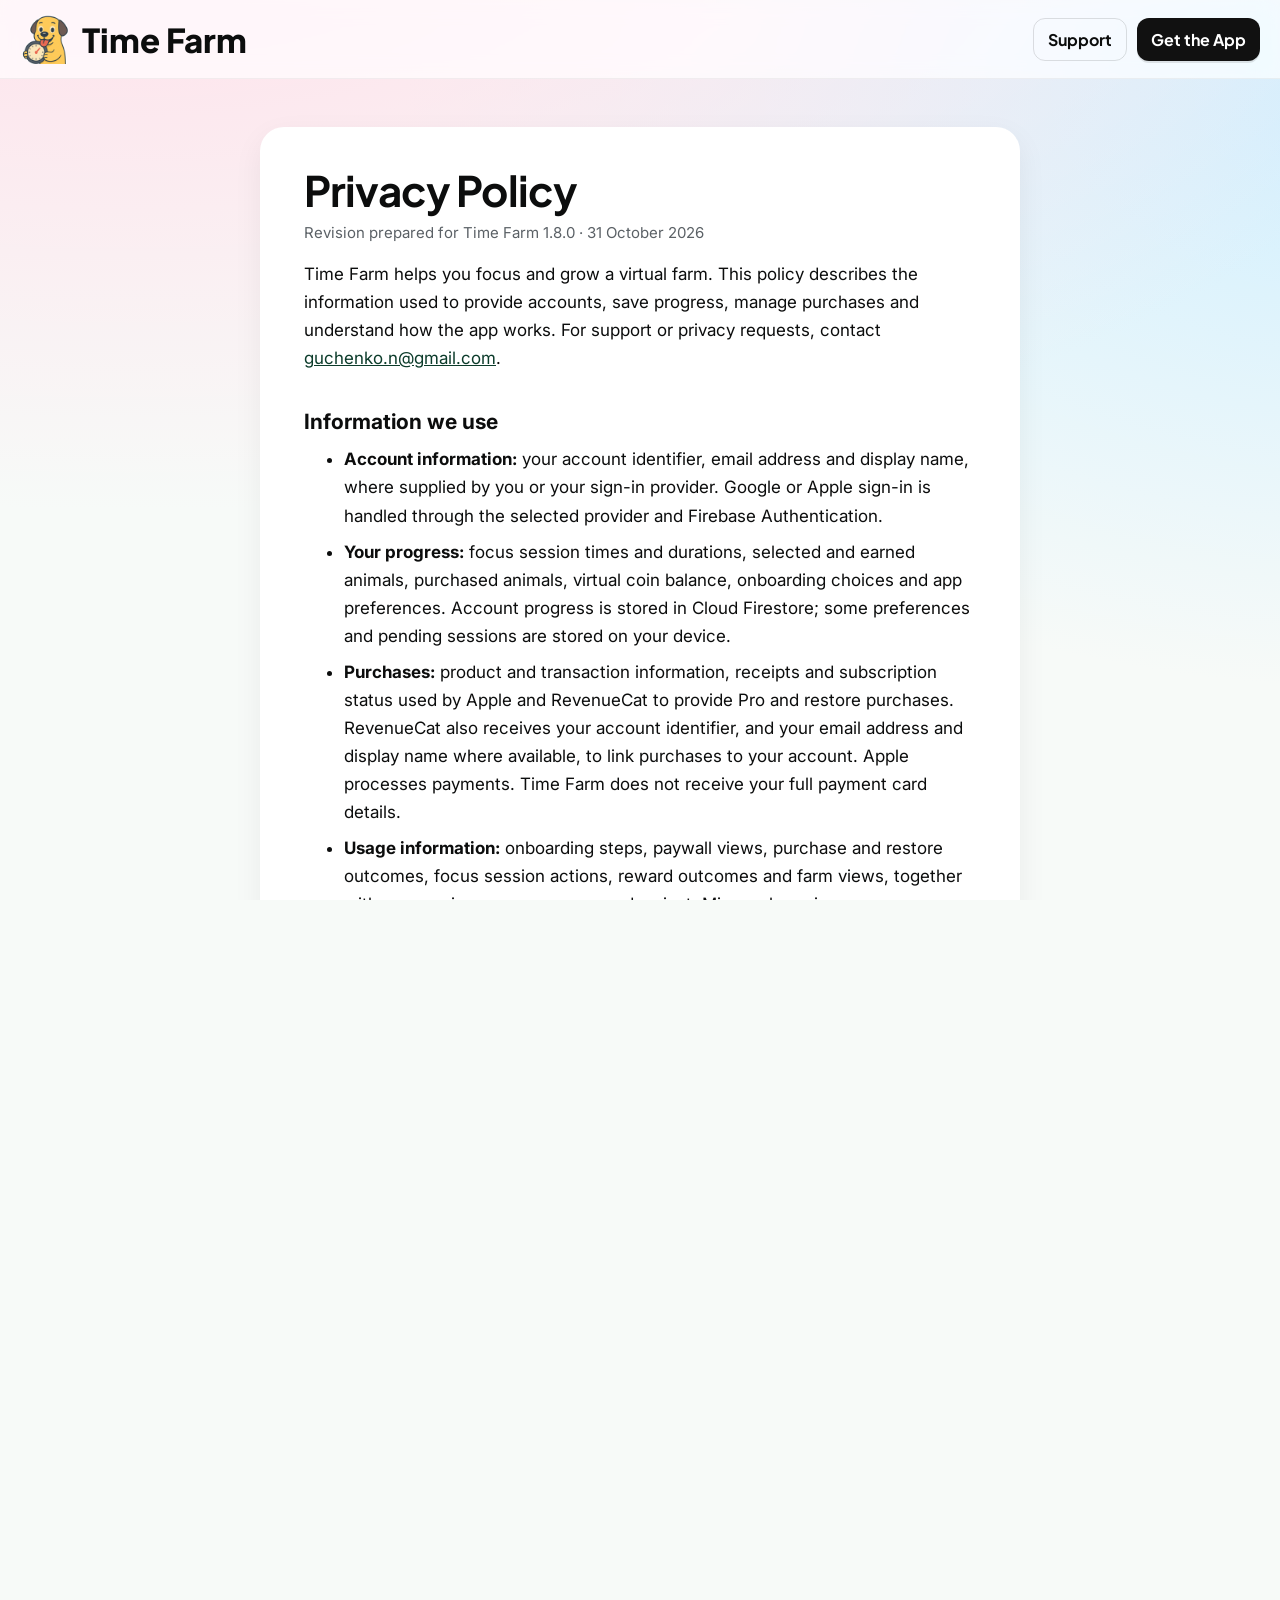
<file: privacy/index.html>
<!doctype html>
<html lang="en">
  <head>
    <meta charset="utf-8" />
    <meta name="viewport" content="width=device-width, initial-scale=1" />
    <title>Privacy Policy — Time Farm</title>
    <meta name="description" content="How Time Farm uses account, progress, purchase and usage information." />
    <meta name="theme-color" content="#2bd88f" />
    <meta name="color-scheme" content="light" />
    <link rel="canonical" href="https://timefarm.productive-lab.com/privacy/" />
    <link rel="icon" href="../assets/favicon.svg" />
    <link rel="apple-touch-icon" href="../assets/logo/logo_5_5.jpeg" />
    <link rel="preconnect" href="https://fonts.googleapis.com">
    <link rel="preconnect" href="https://fonts.gstatic.com" crossorigin>
    <link href="https://fonts.googleapis.com/css2?family=Plus+Jakarta+Sans:wght@400;600;700;800&family=Inter:wght@400;600;700;800&display=swap" rel="stylesheet">
    <link rel="stylesheet" href="../styles.css" />
  </head>
  <body>
    <header class="site-header">
      <nav class="nav">
        <a class="brand" href="../" aria-label="Time Farm home">
          <img src="../assets/logo/logo_5_dark_transparant.png" alt="Time Farm logo" height="40" style="display:inline-block"/>
          <span>Time Farm</span>
        </a>
        <div class="nav-cta">
          <a class="btn btn--ghost" href="https://support.productive-lab.com/?app=time-farm" target="_blank" rel="noopener">Support</a>
          <a class="btn btn--dark" href="https://apps.apple.com/app/id6738962950">Get the App</a>
        </div>
      </nav>
    </header>

    <main class="legal">
      <article class="container legal__body">
        <h1>Privacy Policy</h1>
        <p class="legal__meta">Revision prepared for Time Farm 1.8.0 · 31 October 2026</p>
        <p>Time Farm helps you focus and grow a virtual farm. This policy describes the information used to provide accounts, save progress, manage purchases and understand how the app works. For support or privacy requests, contact <a href="mailto:guchenko.n@gmail.com">guchenko.n@gmail.com</a>.</p>
        <h2>Information we use</h2>
        <ul><li><strong>Account information:</strong> your account identifier, email address and display name, where supplied by you or your sign-in provider. Google or Apple sign-in is handled through the selected provider and Firebase Authentication.</li>
        <li><strong>Your progress:</strong> focus session times and durations, selected and earned animals, purchased animals, virtual coin balance, onboarding choices and app preferences. Account progress is stored in Cloud Firestore; some preferences and pending sessions are stored on your device.</li>
        <li><strong>Purchases:</strong> product and transaction information, receipts and subscription status used by Apple and RevenueCat to provide Pro and restore purchases. RevenueCat also receives your account identifier, and your email address and display name where available, to link purchases to your account. Apple processes payments. Time Farm does not receive your full payment card details.</li>
        <li><strong>Usage information:</strong> onboarding steps, paywall views, purchase and restore outcomes, focus session actions, reward outcomes and farm views, together with app version, screen source and variant. Mixpanel receives an app user identifier after sign-in and SDK information such as device, operating system and event time. We do not send email addresses or names to Mixpanel, enable session replay, or enable its automatic event collection.</li>
        <li><strong>Firebase Analytics information:</strong> app interactions, an app instance identifier, device and operating system information and approximate geographic information derived by the service. Time Farm does not request GPS location access. IP-based geolocation is disabled in the Mixpanel integration.</li>
        <li><strong>Support correspondence:</strong> the issue category, message and optional reply email you choose to submit through the support form, or information you send by email. The form is processed by Google Apps Script and delivered to our support mailbox. Please avoid sending passwords, payment card details or information unrelated to your request.</li></ul>
        <h2>Why we use this information</h2>
        <p>We use account and progress information to operate the app and synchronize your farm; purchase information to grant and restore paid access; and usage information to find problems and improve onboarding, focus sessions and purchases. Local notifications are optional and use the operating system permission. Live Activities display your current timer on supported devices.</p>
        <h2>Service providers</h2>
        <p>Time Farm uses Google Firebase for authentication, cloud storage and analytics, RevenueCat for subscription management, and Mixpanel for product analytics. These providers process information for those services under their own terms and privacy documentation. The Time Farm Mixpanel project is configured for EU data residency. Other providers may process information in other countries. We do not use the app's analytics integration for cross-app advertising tracking or sell your personal information.</p>
        <p>Provider information: <a href="https://firebase.google.com/support/privacy">Firebase</a>, <a href="https://www.revenuecat.com/privacy">RevenueCat</a>, <a href="https://mixpanel.com/legal/privacy-policy/">Mixpanel</a> and <a href="https://www.apple.com/legal/privacy/">Apple</a>.</p>
        <h2>Retention and deletion</h2>
        <p>Account progress is retained to provide your account until you delete it or request deletion. You can request account deletion in the app's account settings. Recent sign-in and a network connection are required. The app removes its known progress collections, authentication account and associated local account state. If deletion is interrupted, the app provides a recovery screen so you can retry.</p>
        <p>Deleting your Time Farm account does not cancel an Apple subscription. Manage or cancel subscriptions in your Apple account settings. Purchase records, analytics records, provider backups or records required for accounting, security or legal obligations can have separate retention periods. To request access, correction or deletion of personal information held through these services, email us. We may need to verify that the request belongs to you and coordinate with the relevant service provider.</p>
        <h2>Your choices</h2>
        <p>You can turn off reminders in the app and manage notification permission in system settings. You can manage sign-in access with Apple or Google and subscriptions with Apple. Contact us about access, correction, deletion or objections to analytics processing. Rights available to you depend on your location.</p>
        <h2>Changes</h2>
        <p>We may update this policy when the app or its services change. The revision date above identifies this version. For questions about a change, contact <a href="mailto:guchenko.n@gmail.com">guchenko.n@gmail.com</a>.</p>
      </article>
    </main>

    <footer class="site-footer">
      <div class="container footer__grid">
        <div>
          <strong>Time Farm</strong>
          <div class="subtle">© Mykyta Huchenko</div>
        </div>
        <div class="footer__links">
          <a href="../">Home</a>
          <a href="https://support.productive-lab.com/?app=time-farm" target="_blank" rel="noopener">Support</a>
          <a href="../privacy/">Privacy</a>
          <a href="../terms/">Terms</a>
        </div>
      </div>
    </footer>
  </body>
</html>
</file>
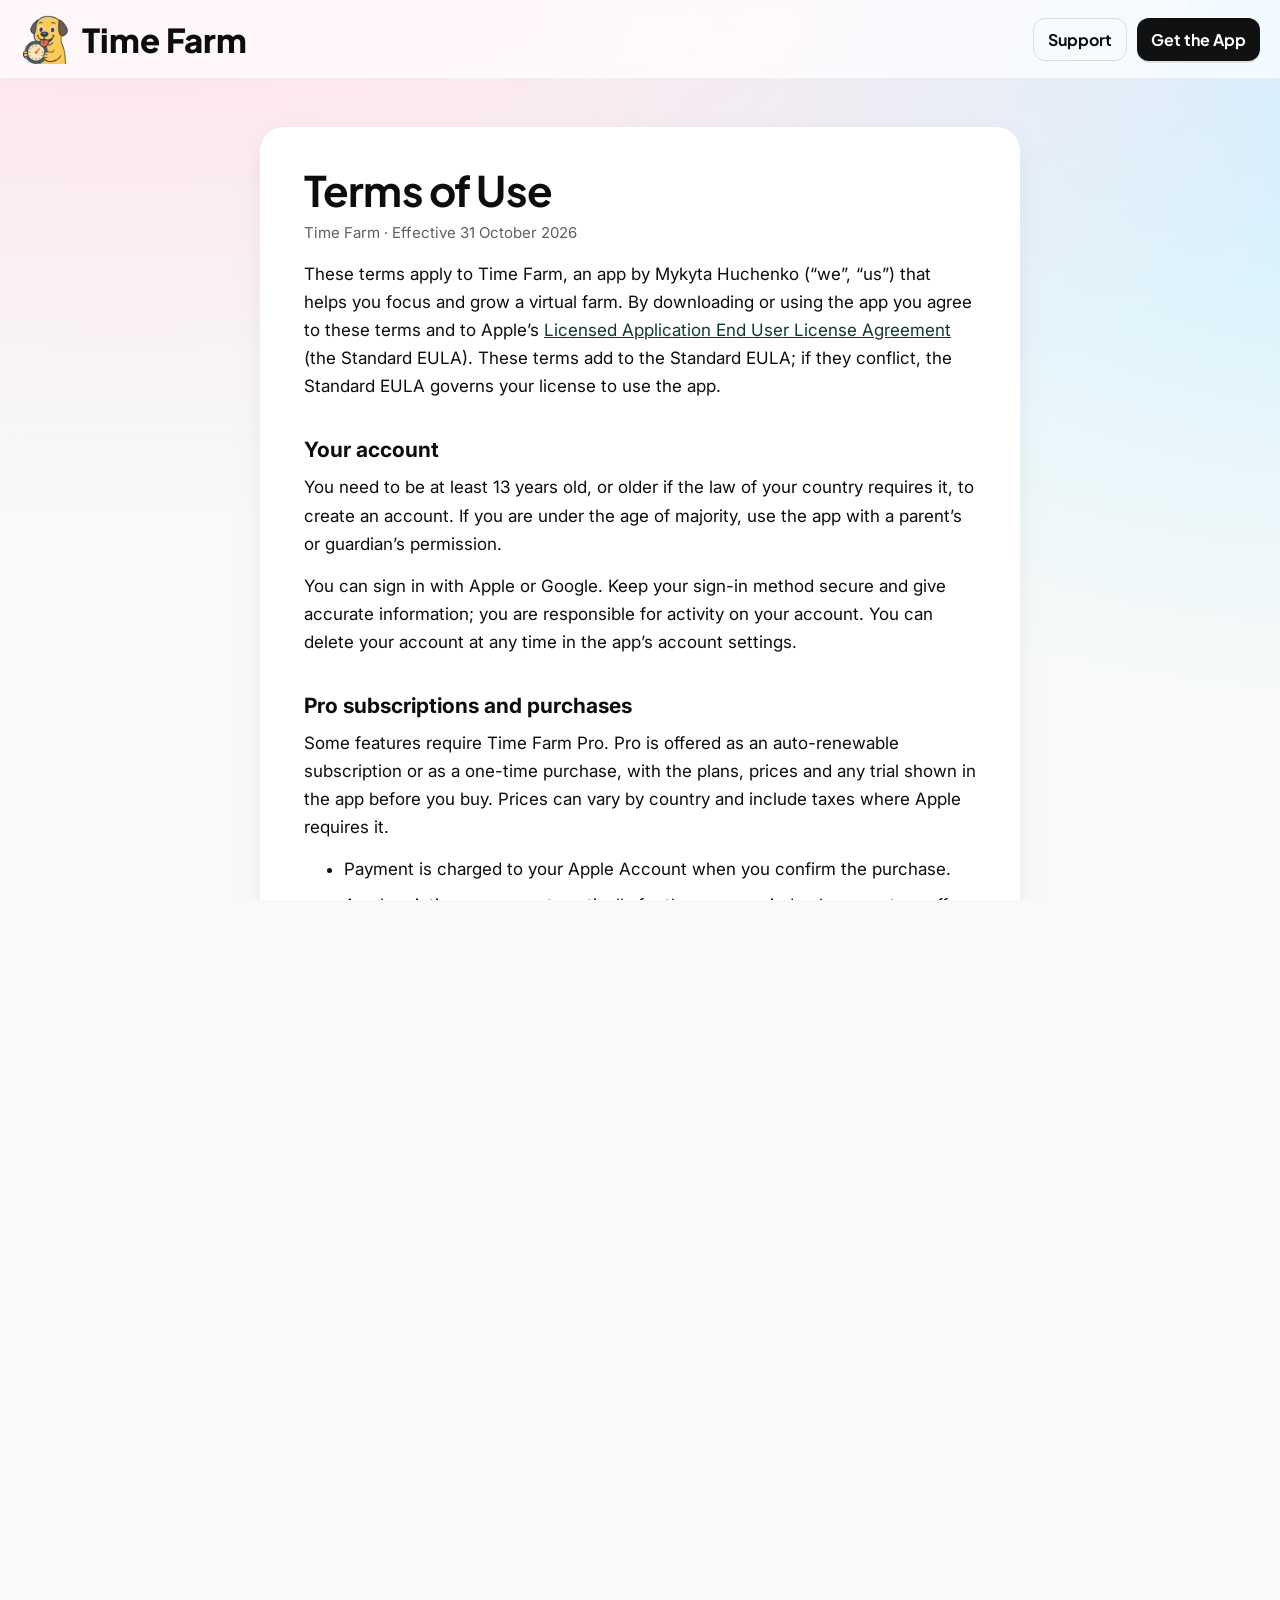
<file: terms/index.html>
<!doctype html>
<html lang="en">
  <head>
    <meta charset="utf-8" />
    <meta name="viewport" content="width=device-width, initial-scale=1" />
    <title>Terms of Use — Time Farm</title>
    <meta name="description" content="Terms of use for Time Farm, including Pro subscriptions." />
    <meta name="theme-color" content="#2bd88f" />
    <meta name="color-scheme" content="light" />
    <link rel="canonical" href="https://timefarm.productive-lab.com/terms/" />
    <link rel="icon" href="../assets/favicon.svg" />
    <link rel="apple-touch-icon" href="../assets/logo/logo_5_5.jpeg" />
    <link rel="preconnect" href="https://fonts.googleapis.com">
    <link rel="preconnect" href="https://fonts.gstatic.com" crossorigin>
    <link href="https://fonts.googleapis.com/css2?family=Plus+Jakarta+Sans:wght@400;600;700;800&family=Inter:wght@400;600;700;800&display=swap" rel="stylesheet">
    <link rel="stylesheet" href="../styles.css" />
  </head>
  <body>
    <header class="site-header">
      <nav class="nav">
        <a class="brand" href="../" aria-label="Time Farm home">
          <img src="../assets/logo/logo_5_dark_transparant.png" alt="Time Farm logo" height="40" style="display:inline-block"/>
          <span>Time Farm</span>
        </a>
        <div class="nav-cta">
          <a class="btn btn--ghost" href="https://support.productive-lab.com/?app=time-farm" target="_blank" rel="noopener">Support</a>
          <a class="btn btn--dark" href="https://apps.apple.com/app/id6738962950">Get the App</a>
        </div>
      </nav>
    </header>

    <main class="legal">
      <article class="container legal__body">
        <h1>Terms of Use</h1>
        <p class="legal__meta">Time Farm · Effective 31 October 2026</p>
        <p>These terms apply to Time Farm, an app by Mykyta Huchenko (“we”, “us”) that helps you focus and grow a virtual farm. By downloading or using the app you agree to these terms and to Apple’s <a href="https://www.apple.com/legal/internet-services/itunes/dev/stdeula/">Licensed Application End User License Agreement</a> (the Standard EULA). These terms add to the Standard EULA; if they conflict, the Standard EULA governs your license to use the app.</p>

        <h2>Your account</h2>
        <p>You need to be at least 13 years old, or older if the law of your country requires it, to create an account. If you are under the age of majority, use the app with a parent’s or guardian’s permission.</p>
        <p>You can sign in with Apple or Google. Keep your sign-in method secure and give accurate information; you are responsible for activity on your account. You can delete your account at any time in the app’s account settings.</p>

        <h2>Pro subscriptions and purchases</h2>
        <p>Some features require Time Farm Pro. Pro is offered as an auto-renewable subscription or as a one-time purchase, with the plans, prices and any trial shown in the app before you buy. Prices can vary by country and include taxes where Apple requires it.</p>
        <ul>
        <li>Payment is charged to your Apple Account when you confirm the purchase.</li>
        <li>A subscription renews automatically for the same period unless you turn off auto-renewal at least 24 hours before the current period ends. Your Apple Account is charged for the renewal within 24 hours before the current period ends.</li>
        <li>If a free trial is offered, you are charged when it ends unless you cancel at least 24 hours before. Any unused part of a free trial ends when you buy a subscription.</li>
        <li>Discounted and introductory offers show their price, duration and renewal price before you buy.</li>
        <li>Manage or cancel subscriptions in your Apple Account settings (on iPhone: Settings → your name → Subscriptions). Deleting the app or your Time Farm account does not cancel a subscription.</li>
        <li>Apple processes payments and refunds under its own policies. To request a refund, use <a href="https://reportaproblem.apple.com/">reportaproblem.apple.com</a>; we cannot issue refunds ourselves.</li>
        <li>If a subscription price changes, Apple informs you in advance and, where required, asks for your consent.</li>
        <li>Use Restore purchases in the app to regain Pro with the Apple Account you bought it with.</li>
        </ul>
        <h2>Coins and animals</h2>
        <p>Coins, animals and other items in the farm are earned in the app. They have no monetary value, cannot be bought with or exchanged for money, and cannot be transferred to another account. We may rebalance how items are earned or priced in coins.</p>

        <h2>Your content</h2>
        <p>What you enter in the app, such as focus sessions, farm progress and settings, stays yours. You allow us to store and process it only to run the app for you, as described in the <a href="https://timefarm.productive-lab.com/privacy/">Privacy Policy</a>.</p>

        <h2>Acceptable use</h2>
        <p>Don’t misuse the app: don’t try to get around purchases or limits, interfere with or overload our services, access other people’s accounts or data, reverse engineer the app except where the law allows it, or use it for anything unlawful. We may suspend or close accounts that do.</p>

        <h2>Not professional advice</h2>
        <p>Time Farm is a personal focus tool. It does not provide medical, psychological or other professional advice.</p>

        <h2>Changes and availability</h2>
        <p>We keep improving the app and may add, change or remove features, including which features are part of Pro. Some features, such as sign-in and sync, need an internet connection, and your mobile carrier’s data charges apply. We may stop offering the app; if that happens, we will try to give reasonable notice in the app or on this page.</p>

        <h2>Third-party services</h2>
        <p>The app relies on Apple for purchases and Sign in with Apple, Google for Google sign-in, Google Firebase for accounts and data storage, and RevenueCat for subscription management. Their own terms apply to your use of their services.</p>

        <h2>Disclaimer and liability</h2>
        <p>The app is provided “as is” and “as available”. To the extent the law allows, we do not promise that it will be uninterrupted or error-free, and we are not liable for indirect or consequential losses or for loss of data. Our total liability to you is limited to the amount you paid for the app in the 12 months before the claim.</p>
        <p>Nothing in these terms limits rights you have under the consumer law of your country that cannot be limited by agreement.</p>

        <h2>Changes to these terms</h2>
        <p>We may update these terms. The date at the top shows the current version; for significant changes we will also tell you in the app. If you keep using the app after a change, the updated terms apply.</p>

        <h2>Contact</h2>
        <p>Questions about these terms: <a href="mailto:guchenko.n@gmail.com">guchenko.n@gmail.com</a> or the <a href="https://support.productive-lab.com/?app=time-farm">support form</a>.</p>
      </article>
    </main>

    <footer class="site-footer">
      <div class="container footer__grid">
        <div>
          <strong>Time Farm</strong>
          <div class="subtle">© Mykyta Huchenko</div>
        </div>
        <div class="footer__links">
          <a href="../">Home</a>
          <a href="https://support.productive-lab.com/?app=time-farm" target="_blank" rel="noopener">Support</a>
          <a href="../privacy/">Privacy</a>
          <a href="../terms/">Terms</a>
        </div>
      </div>
    </footer>
  </body>
</html>
</file>
<file: styles.css>
/* Time Farm Landing Styles */
:root {
  --bg: #0e1116;
  --text: #0c0d0d;
  --muted: #5b6166;
  --brand: #2bd88f;
  --brand-ink: #0b3b2a;
  --cream: #fff9ec;
  --mint: #dcf9da;
  --sky: #cfefff;
  --butter: #fff1c9;
  --lilac: #e5dcff;
  --rose: #ffe0ea;
  --peach: #ffd7c8;
  --blue: #d4f1ff;
  --purple: #e9dcff;
  --card: #ffffff;
}

* {
  box-sizing: border-box;
}
html,
body {
  height: 100%;
  overflow-x: hidden;
}
html {
  background: #f7faf8;
}
body {
  margin: 0;
  font-family:
    "Plus Jakarta Sans",
    "Inter",
    system-ui,
    -apple-system,
    Segoe UI,
    Roboto,
    Helvetica,
    Arial,
    sans-serif;
  color: var(--text);
  background:
    radial-gradient(1400px 600px at 10% -10%, var(--rose), transparent),
    radial-gradient(1000px 600px at 110% 10%, var(--sky), transparent), #f7faf8;
  -webkit-font-smoothing: antialiased;
  text-rendering: optimizeLegibility;
}

.container {
  max-width: 1120px;
  margin: 0 auto;
  padding: 0 20px;
}

/* Header */
.site-header {
  position: sticky;
  top: 0;
  z-index: 20;
  backdrop-filter: saturate(180%) blur(10px);
}
.nav {
  display: flex;
  align-items: center;
  justify-content: space-between;
  padding: 14px 20px;
  background: rgba(255, 255, 255, 0.7);
  border-bottom: 1px solid rgba(0, 0, 0, 0.05);
}
.brand {
  display: inline-flex;
  gap: 12px;
  align-items: center;
  text-decoration: none;
  color: inherit;
  font-weight: 800;
  font-size: clamp(25px, 2.75vw, 33px);
}
.brand-mark {
  font-size: 20px;
}
.brand img {
  height: clamp(40px, 4vw, 50px);
  width: auto;
}
.nav-cta {
  display: flex;
  gap: 10px;
}
.nav-link {
  color: inherit;
  text-decoration: none;
  font-weight: 600;
  padding: 8px 10px;
  opacity: 0.9;
}
.nav-link:hover {
  opacity: 1;
  text-decoration: underline;
}

/* Buttons */
.btn {
  --bg: var(--brand);
  --ink: var(--brand-ink);
  display: inline-flex;
  align-items: center;
  justify-content: center;
  background: var(--bg);
  color: #052a1f;
  text-decoration: none;
  border: none;
  cursor: pointer;
  padding: 10px 14px;
  border-radius: 12px;
  font-weight: 700;
  box-shadow: 0 2px 0 rgba(0, 0, 0, 0.1);
  transition:
    transform 0.08s ease,
    box-shadow 0.08s ease,
    background 0.2s ease;
}
.btn:hover {
  transform: translateY(-1px);
  box-shadow: 0 6px 16px rgba(43, 216, 143, 0.3);
}
.btn:active {
  transform: translateY(0);
  box-shadow: 0 2px 0 rgba(0, 0, 0, 0.08);
}
.btn--ghost {
  background: transparent;
  border: 1px solid rgba(0, 0, 0, 0.12);
  color: inherit;
  box-shadow: none;
}

/* So outline buttons don't drop a colorful shadow */
.btn--ghost:hover {
  box-shadow: 0 6px 16px rgba(0, 0, 0, 0.15);
}
.btn--lg {
  padding: 14px 18px;
  font-size: 16px;
}
.btn--dark {
  background: #111;
  color: #fff;
}
.btn--dark:hover {
  box-shadow: 0 8px 20px rgba(0, 0, 0, 0.25);
}

.subtle {
  color: var(--muted);
  font-size: 14px;
}
.visually-hidden {
  position: absolute !important;
  clip: rect(1px, 1px, 1px, 1px);
  padding: 0;
  border: 0;
  height: 1px;
  width: 1px;
  overflow: hidden;
}

/* Sections */
.section {
  padding: 68px 0;
}
.hero {
  background: linear-gradient(
    135deg,
    var(--rose),
    var(--sky) 60%,
    var(--butter)
  );
  padding: clamp(20px, 3vw, 36px) 0 40px;
}
.features {
  background: #ffffff;
}
.download {
  background: linear-gradient(135deg, var(--blue), var(--purple));
}
.faq {
  background: #fff;
}
.site-footer {
  background: #0f1a14;
  color: #e9fff4;
  padding: 40px 0;
}

/* Hero */
.hero__grid {
  display: grid;
  grid-template-columns: 1.1fr 0.9fr;
  gap: 32px;
  align-items: center;
}
.hero h1 {
  font-size: clamp(36px, 6.5vw, 68px);
  line-height: 1.02;
  margin: 0 0 12px;
  letter-spacing: -0.02em;
  font-weight: 800;
}
.hero p {
  font-size: 18px;
  margin: 0 0 20px;
}
.store-buttons {
  display: flex;
  gap: 12px;
  flex-wrap: wrap;
  margin-top: 16px;
  justify-content: center;
}
.store-buttons--hero {
  margin: 10px 0 8px;
  justify-content: flex-start;
}
.hero__card {
  background: rgba(255, 255, 255, 0.7);
  border: 1px solid rgba(0, 0, 0, 0.06);
  border-radius: 28px;
  padding: clamp(20px, 3vw, 32px);
  box-shadow: 0 30px 80px rgba(0, 0, 0, 0.08);
}
.hero__visual {
  align-self: center;
  justify-self: end;
}
.hero__visual {
  position: relative;
}
.hero__visual img,
.hero__visual video {
  width: min(420px, 100%);
  height: min(70svh, 640px);
  border-radius: 26px;
  box-shadow: 0 30px 80px rgba(0, 0, 0, 0.12);
  animation: levitate 6s ease-in-out infinite;
  display: block;
  object-fit: cover;
}

.hero__visual video {
  aspect-ratio: 201 / 437;
  background-color: #000;
}
.hero__visual::after {
  content: "";
  position: absolute;
  left: 50%;
  transform: translateX(-50%);
  bottom: -8px;
  width: 60%;
  height: 18px;
  filter: blur(10px);
  border-radius: 50%;
  background: radial-gradient(closest-side, rgba(0, 0, 0, 0.25), transparent);
  opacity: 0.25;
  animation: shadowPulse 6s ease-in-out infinite;
}

@keyframes levitate {
  0% {
    transform: translateY(0);
  }
  50% {
    transform: translateY(-10px);
  }
  100% {
    transform: translateY(0);
  }
}
@keyframes shadowPulse {
  0%,
  100% {
    transform: translateX(-50%) scale(1);
    opacity: 0.25;
  }
  50% {
    transform: translateX(-50%) scale(0.9);
    opacity: 0.2;
  }
}

/* Features */
.features__list {
  display: grid;
  gap: 48px;
}
.feature {
  display: grid;
  grid-template-columns: 1fr 1fr;
  gap: 32px;
  align-items: center;
  padding: 24px;
  border-radius: 24px;
  border: 1px solid rgba(0, 0, 0, 0.05);
  position: relative;
  overflow: hidden;
}
.feature::before {
  content: "";
  position: absolute;
  inset: 0;
  background: linear-gradient(135deg, var(--mint), #fff);
  opacity: 0.7;
  z-index: 0;
}
.feature--alt::before {
  background: linear-gradient(135deg, var(--lilac), #fff);
}
.feature:nth-of-type(3)::before {
  background: linear-gradient(135deg, var(--butter), #fff);
}
.feature:nth-of-type(4)::before {
  background: linear-gradient(135deg, var(--rose), #fff);
}
.feature:nth-of-type(5)::before {
  background: linear-gradient(135deg, var(--blue), #fff);
}
.feature > * {
  position: relative;
  z-index: 1;
}
.feature__visual img {
  width: 100%;
  border-radius: 20px;
  box-shadow: 0 16px 48px rgba(0, 0, 0, 0.08);
}
.feature__copy h2 {
  margin: 0 0 8px;
  font-size: clamp(24px, 3.2vw, 36px);
}
.feature__copy p {
  margin: 0;
  color: #333;
}

/* Modern feature grid */
.features--modern .container {
  background: transparent;
  box-shadow: none;
  border: 0;
}
.feature-grid {
  display: grid;
  grid-template-columns: repeat(12, minmax(0, 1fr));
  gap: 18px;
}
.f-card {
  position: relative;
  background: #fff;
  border: 1px solid rgba(0, 0, 0, 0.06);
  border-radius: 22px;
  overflow: hidden;
  padding: 18px;
  box-shadow: 0 10px 30px rgba(0, 0, 0, 0.06);
  display: grid;
  grid-template-columns: 1.1fr 0.9fr;
  align-items: center;
  min-height: 280px;
}
.f-card::before {
  content: "";
  position: absolute;
  inset: 0;
  background: radial-gradient(rgba(0, 0, 0, 0.08) 1px, transparent 1px) 0 0/10px
    10px;
  opacity: 0.08;
}
.f-card .f-media img {
  width: 100%;
  height: auto;
  border-radius: 16px;
  box-shadow: 0 16px 48px rgba(0, 0, 0, 0.08);
}
.f-card .f-body {
  padding: 8px 10px;
}
.f-card .f-body h3 {
  margin: 0 0 6px;
  font-size: clamp(20px, 2.4vw, 28px);
}
.f-card .f-body p {
  margin: 0;
  color: #333;
}
.f-card.span-7 {
  grid-column: span 7;
}
.f-card.span-5 {
  grid-column: span 5;
}

@media (max-width: 980px) {
  .feature-grid {
    grid-template-columns: 1fr;
  }
  .f-card {
    grid-template-columns: 1fr;
    min-height: 0;
  }
  .f-card.span-7,
  .f-card.span-5 {
    grid-column: auto;
  }
}

/* Download */
.download__card {
  background: var(--card);
  border: 1px solid rgba(0, 0, 0, 0.06);
  border-radius: 22px;
  padding: clamp(16px, 3vw, 26px);
  box-shadow: 0 12px 36px rgba(0, 0, 0, 0.06);
  text-align: center;
  max-width: 720px;
  margin: 0 auto;
}
.download__card h2 {
  margin: 0 0 14px;
}
.download__card p {
  margin: 0;
}
.waitlist-form {
  display: grid;
  grid-template-columns: 1fr auto;
  gap: 10px;
  margin-top: 16px;
}
.waitlist-form input {
  font: inherit;
  padding: 14px 16px;
  border-radius: 12px;
  border: 1px solid rgba(0, 0, 0, 0.12);
  outline: none;
  min-width: 240px;
}
.waitlist-form input:focus {
  border-color: var(--brand);
  box-shadow: 0 0 0 3px rgba(43, 216, 143, 0.2);
}
.form-message {
  margin-top: 10px;
  min-height: 24px;
}
.store-button {
  display: inline-flex;
  align-items: center;
  justify-content: center;
  gap: 12px;
  padding: 12px 18px;
  border-radius: 14px;
  background: #111;
  color: #fff;
  text-decoration: none;
  font-weight: 700;
  min-width: 220px;
  box-shadow: 0 14px 30px rgba(0, 0, 0, 0.18);
  transition:
    transform 0.08s ease,
    box-shadow 0.08s ease;
}
.store-button:hover {
  transform: translateY(-1px);
  box-shadow: 0 20px 40px rgba(0, 0, 0, 0.22);
}
.store-button:active {
  transform: translateY(0);
  box-shadow: 0 10px 18px rgba(0, 0, 0, 0.15);
}
.store-button img {
  width: 32px;
  height: 32px;
}
.store-button__text {
  display: flex;
  flex-direction: column;
  line-height: 1.1;
  text-align: left;
}
.store-button__text span {
  font-size: 11px;
  letter-spacing: 0.06em;
  text-transform: uppercase;
  opacity: 0.8;
}
.store-button__text strong {
  font-size: 18px;
}
.store-button.is-hidden {
  display: none !important;
}

@media (max-width: 600px) {
  .store-button {
    width: 100%;
    justify-content: center;
  }
}

/* Footer */
.footer__grid {
  display: flex;
  align-items: center;
  justify-content: space-between;
  gap: 20px;
}
.footer__links {
  display: flex;
  gap: 16px;
}
.footer__links a {
  color: #e9fff4;
  text-decoration: none;
  opacity: 0.9;
}
.footer__links a:hover {
  opacity: 1;
  text-decoration: underline;
}

@media (max-width: 600px) {
  .footer__grid {
    flex-direction: column;
    align-items: flex-start;
  }
  .footer__links {
    flex-wrap: wrap;
  }
}

/* Author section */
.author {
  background: linear-gradient(135deg, #fff, var(--mint));
}
.author__grid {
  display: grid;
  grid-template-columns: 1.1fr 0.9fr;
  gap: 28px;
  align-items: center;
}
.author__text h2 {
  margin: 0 0 8px;
  font-size: clamp(26px, 3vw, 36px);
}
.author__text p {
  margin: 0;
  color: #333;
}
.socials {
  margin-top: 10px;
  display: inline-flex;
  gap: 10px;
  flex-wrap: wrap;
}
.socials a {
  text-decoration: none;
  color: #0c0d0d;
  padding: 8px 12px;
  border-radius: 999px;
  border: 1px solid rgba(0, 0, 0, 0.12);
  background: #fff;
  box-shadow: 0 4px 12px rgba(0, 0, 0, 0.05);
  font-weight: 600;
}
.socials a:hover {
  box-shadow: 0 8px 20px rgba(0, 0, 0, 0.08);
  transform: translateY(-1px);
}
.author__sig {
  position: relative;
  padding: 24px;
  background: #fff;
  border: 1px solid rgba(0, 0, 0, 0.06);
  border-radius: 18px;
  box-shadow: 0 14px 40px rgba(0, 0, 0, 0.08);
  display: flex;
  align-items: center;
  justify-content: center;
  min-height: 140px;
}
.author__sig::before {
  content: "";
  position: absolute;
  inset: 12px;
  border-radius: 14px;
  background: radial-gradient(
    500px 120px at 50% 110%,
    rgba(43, 216, 143, 0.15),
    transparent
  );
  pointer-events: none;
}
.signature {
  position: relative;
  font-family: "Caveat", cursive;
  font-weight: 700;
  font-size: clamp(32px, 6vw, 52px);
  color: #1d1514;
  letter-spacing: 1px;
  transform: rotate(-2deg);
  text-shadow: 0 2px 0 rgba(0, 0, 0, 0.06);
}
@media (max-width: 900px) {
  .author__grid {
    grid-template-columns: 1fr;
  }
}

/* Storytelling section */
.story {
  background: linear-gradient(180deg, #fff, rgba(255, 255, 255, 0));
}
.story__stack {
  display: grid;
  gap: 16px;
}
.story__card {
  padding: clamp(14px, 2.6vw, 22px) clamp(16px, 3vw, 26px);
  border: 1px solid rgba(0, 0, 0, 0.06);
  border-radius: 18px;
  background: #fff;
  box-shadow: 0 8px 24px rgba(0, 0, 0, 0.05);
}
.story__card h2 {
  margin: 0 0 6px;
  font-size: clamp(22px, 3vw, 34px);
}
.story__card p {
  margin: 0;
}
.story__list {
  margin: 0;
  padding-left: 1.1em;
}
.story__list li {
  margin: 4px 0;
}
.story--blue {
  background: linear-gradient(135deg, #e7f3ff, #fff);
}
.story--sky {
  background: linear-gradient(135deg, #eaf7ff, #fff);
}
.story--mint {
  background: linear-gradient(135deg, #eafaea, #fff);
}
.story--butter {
  background: linear-gradient(135deg, #fff7df, #fff);
}
.story--lilac {
  background: linear-gradient(135deg, #f1ecff, #fff);
}

/* Story: plain headline (no card container) */
.story--plain {
  background: linear-gradient(135deg, #f7fbff, #fff);
}
.story--plain .story__plain {
  max-width: 1120px;
  margin: 0 auto;
  padding: 0 20px;
}
.story--plain h2 {
  margin: 0 0 6px;
  font-size: clamp(28px, 4vw, 46px);
}
.story--plain p {
  margin: 0;
  font-size: clamp(16px, 2vw, 18px);
}

/* Responsive */
@media (max-width: 980px) {
  .hero__grid {
    grid-template-columns: 1fr;
  }
  .hero__visual {
    justify-self: center;
  }
  .hero__visual img,
  .hero__visual video {
    width: min(420px, 100%);
    height: 70svh;
  }
}

@media (max-width: 900px) {
  .feature {
    grid-template-columns: 1fr;
  }
  .waitlist-form {
    grid-template-columns: 1fr;
  }
}
/* Compact header on small screens */
@media (max-width: 720px) {
  .nav {
    padding: 10px 12px;
  }
  .brand img {
    height: 35px;
  }
  .nav-cta .btn--ghost,
  .nav-cta .nav-link {
    display: none;
  }
  .hero {
    padding: 28px 0 36px;
  }
  .hero__card {
    padding: 16px;
  }
}
.how {
  background: linear-gradient(180deg, #fff, rgba(255, 255, 255, 0));
  padding-bottom: 14px;
}
.section-title {
  margin: 0 0 14px;
  font-size: clamp(28px, 3.4vw, 40px);
}
.section-title--center {
  text-align: center;
}
.how__card {
  background: #fff;
  border: 1px solid rgba(0, 0, 0, 0.06);
  border-radius: 22px;
  box-shadow: 0 12px 36px rgba(0, 0, 0, 0.06);
  padding: clamp(16px, 3vw, 26px);
}
.how__card + .how__card {
  margin-top: 14px;
}
.how__features {
  display: grid;
  gap: 14px;
  margin-top: 14px;
}
.how__features .how__card + .how__card {
  margin-top: 0;
}
.how__card--farm {
  grid-template-columns: 0.9fr 1.1fr;
}
.how__content h3 {
  margin: 0 0 8px;
  font-size: clamp(22px, 2.6vw, 28px);
}
.how__steps {
  margin: 0;
  padding-left: 1.2em;
}
.how__steps li {
  margin: 6px 0;
}
.how__media {
  border: 1px solid rgba(0, 0, 0, 0.06);
  border-radius: 18px;
  overflow: hidden;
  background: linear-gradient(180deg, #f8fbff, #eef8ff);
}
.how__media img,
.how__media video {
  width: 100%;
  height: 100%;
  object-fit: cover;
  display: block;
  border-radius: 18px;
}
.how__media--wide {
  aspect-ratio: 16 / 9;
}
.how-video {
  width: 100%;
  height: 100%;
}

@media (max-width: 980px) {
  .how__media--wide {
    aspect-ratio: auto;
  }
}

/* New lightweight How it works layout */
.how__grid {
  display: grid;
  grid-template-columns: 1fr auto;
  gap: 24px;
  align-items: center;
}
.steps {
  list-style: none;
  margin: 0;
  padding: 0;
  display: grid;
  gap: 12px;
}
.steps li {
  display: grid;
  grid-template-columns: auto 1fr;
  gap: 10px;
  align-items: center;
  font-size: clamp(16px, 2.2vw, 20px);
  color: inherit;
}
.steps .icon {
  width: 24px;
  height: 24px;
  background: none;
  border-radius: 0;
  color: inherit;
  display: inline-grid;
  place-items: center;
}
.steps .icon svg {
  width: 100%;
  height: 100%;
  display: block;
}
.how__shot {
  width: clamp(160px, 26vw, 260px);
  border-radius: 12px;
  display: block;
}
.how__farmIntro {
  text-align: center;
  margin-top: 24px;
}
.how__farmIntro h3 {
  margin: 0 0 6px;
  font-size: clamp(22px, 2.6vw, 28px);
}
.how__media {
  border: 1px solid rgba(0, 0, 0, 0.06);
  border-radius: 18px;
  overflow: hidden;
  background: linear-gradient(180deg, #f8fbff, #eef8ff);
  margin-top: 10px;
}
.how__media--wide {
  aspect-ratio: 16 / 9;
}
.how__media video {
  width: 100%;
  height: 100%;
  object-fit: cover;
  display: block;
}

@media (max-width: 980px) {
  .how__grid {
    grid-template-columns: 1fr;
  }
  .how__shot {
    justify-self: center;
  }
  .how__media--wide {
    aspect-ratio: auto;
  }
}

@media (min-width: 768px) {
  .how__features {
    grid-template-columns: repeat(2, 1fr);
  }
}

.science {
  background: linear-gradient(180deg, rgba(255, 255, 255, 0), #fff);
  padding-top: 0;
}
.science__card {
  display: grid;
  grid-template-columns: auto 1fr;
  gap: 18px;
  align-items: center;
  background: #fff;
  border: 1px solid rgba(0, 0, 0, 0.06);
  border-radius: 22px;
  box-shadow: 0 12px 36px rgba(0, 0, 0, 0.06);
  padding: clamp(16px, 3vw, 26px);
}
.science__content h2 {
  margin: 0 0 14px;
  font-size: clamp(22px, 2.6vw, 28px);
}
.science__content p {
  margin: 0;
}
.science__media img {
  width: clamp(70px, 12vw, 110px);
  height: auto;
  filter: drop-shadow(0 6px 12px rgba(0, 0, 0, 0.1));
}
@media (max-width: 900px) {
  .science__card {
    grid-template-columns: auto 1fr;
    text-align: left;
  }
  .science__media {
    order: 0;
    justify-self: start;
  }
}

/* Legal pages (privacy, terms) */
.legal {
  padding: 48px 0 72px;
}
.legal__body {
  max-width: 760px;
  background: var(--card);
  border-radius: 24px;
  padding: 40px 44px;
  box-shadow: 0 10px 30px rgba(15, 26, 20, 0.06);
  font-family: "Inter", system-ui, -apple-system, Segoe UI, Roboto, sans-serif;
  font-size: 17px;
  line-height: 1.65;
  overflow-wrap: anywhere;
}
.legal__body h1 {
  font-family: "Plus Jakarta Sans", "Inter", system-ui, sans-serif;
  font-size: clamp(30px, 5vw, 42px);
  line-height: 1.1;
  letter-spacing: -0.02em;
  margin: 0 0 8px;
}
.legal__body h2 {
  font-size: 21px;
  line-height: 1.3;
  margin: 36px 0 10px;
}
.legal__body p,
.legal__body ul {
  margin: 0 0 14px;
}
.legal__body li {
  margin: 8px 0;
}
.legal__body a {
  color: var(--brand-ink);
}
.legal__meta {
  color: var(--muted);
  font-size: 15px;
}
@media (max-width: 600px) {
  .legal {
    padding: 20px 0 48px;
  }
  .legal__body {
    padding: 24px 20px;
    border-radius: 18px;
    font-size: 16px;
  }
}
</file>
